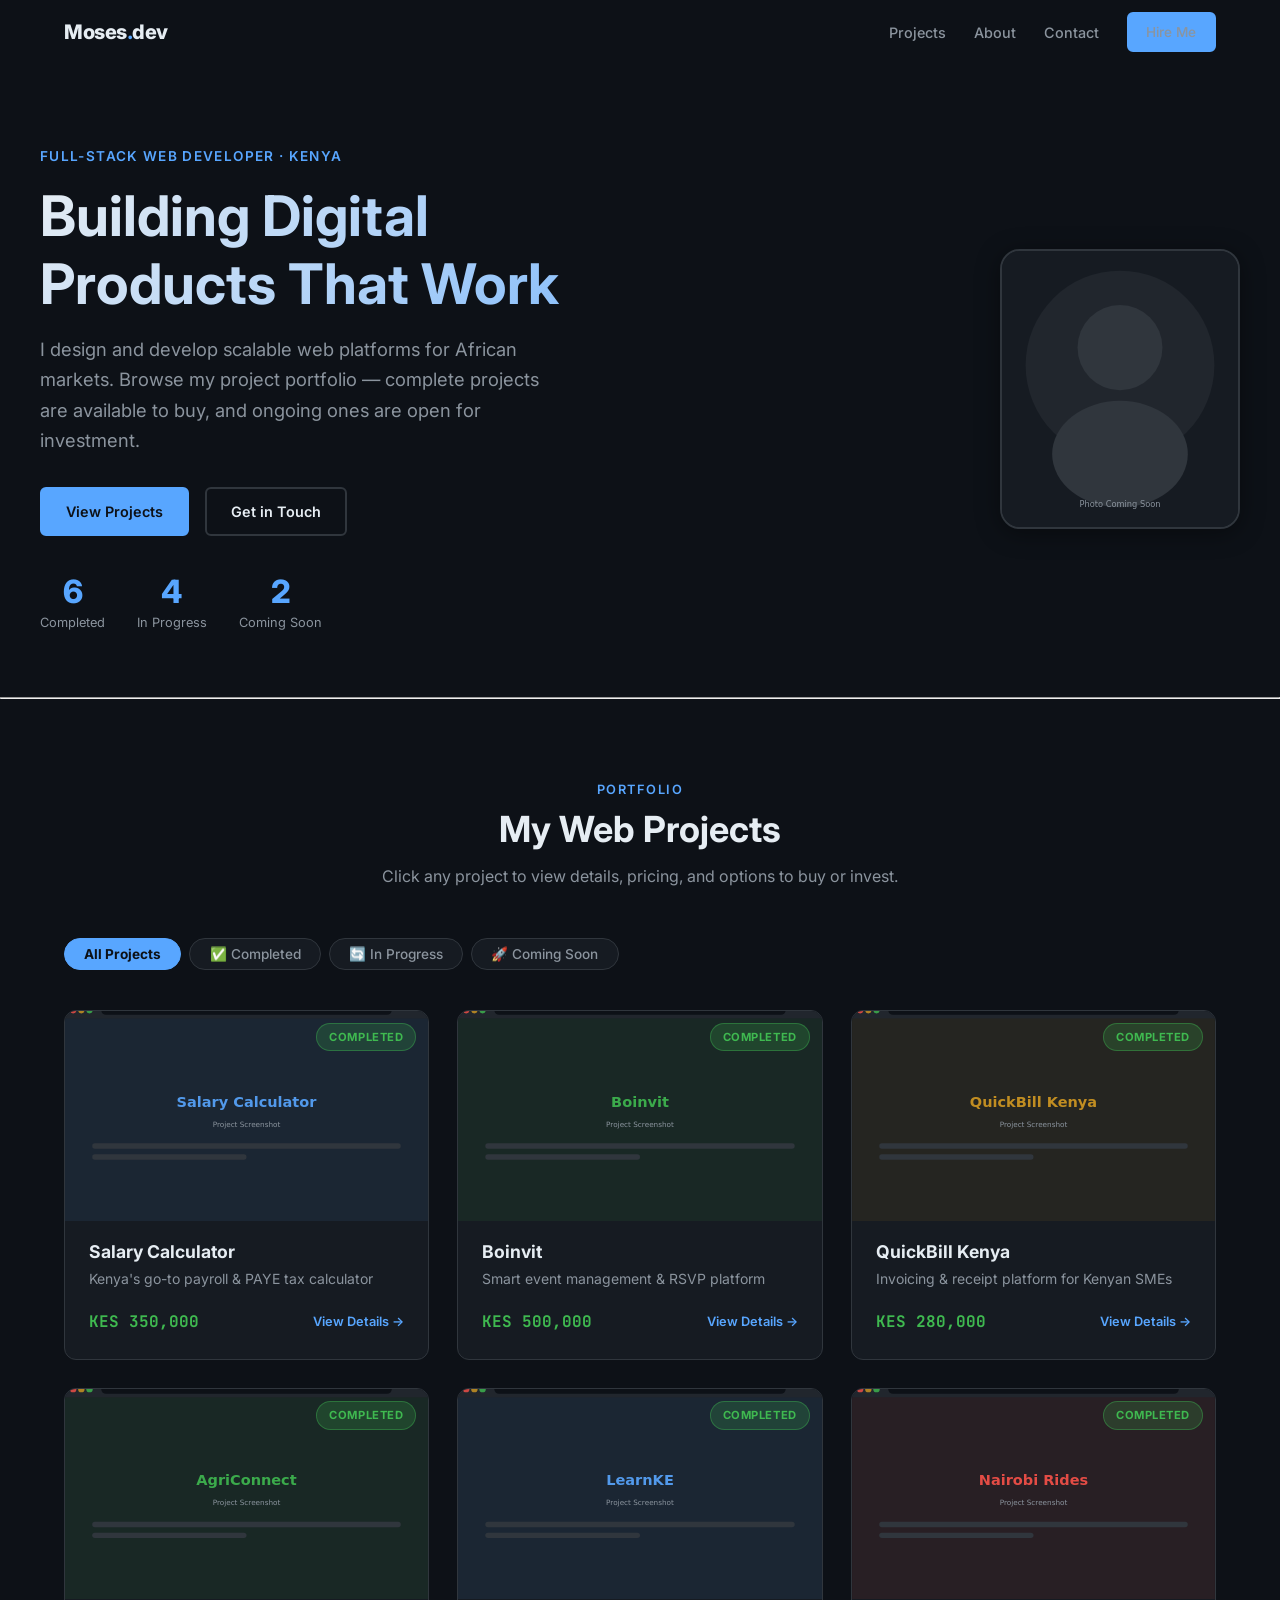
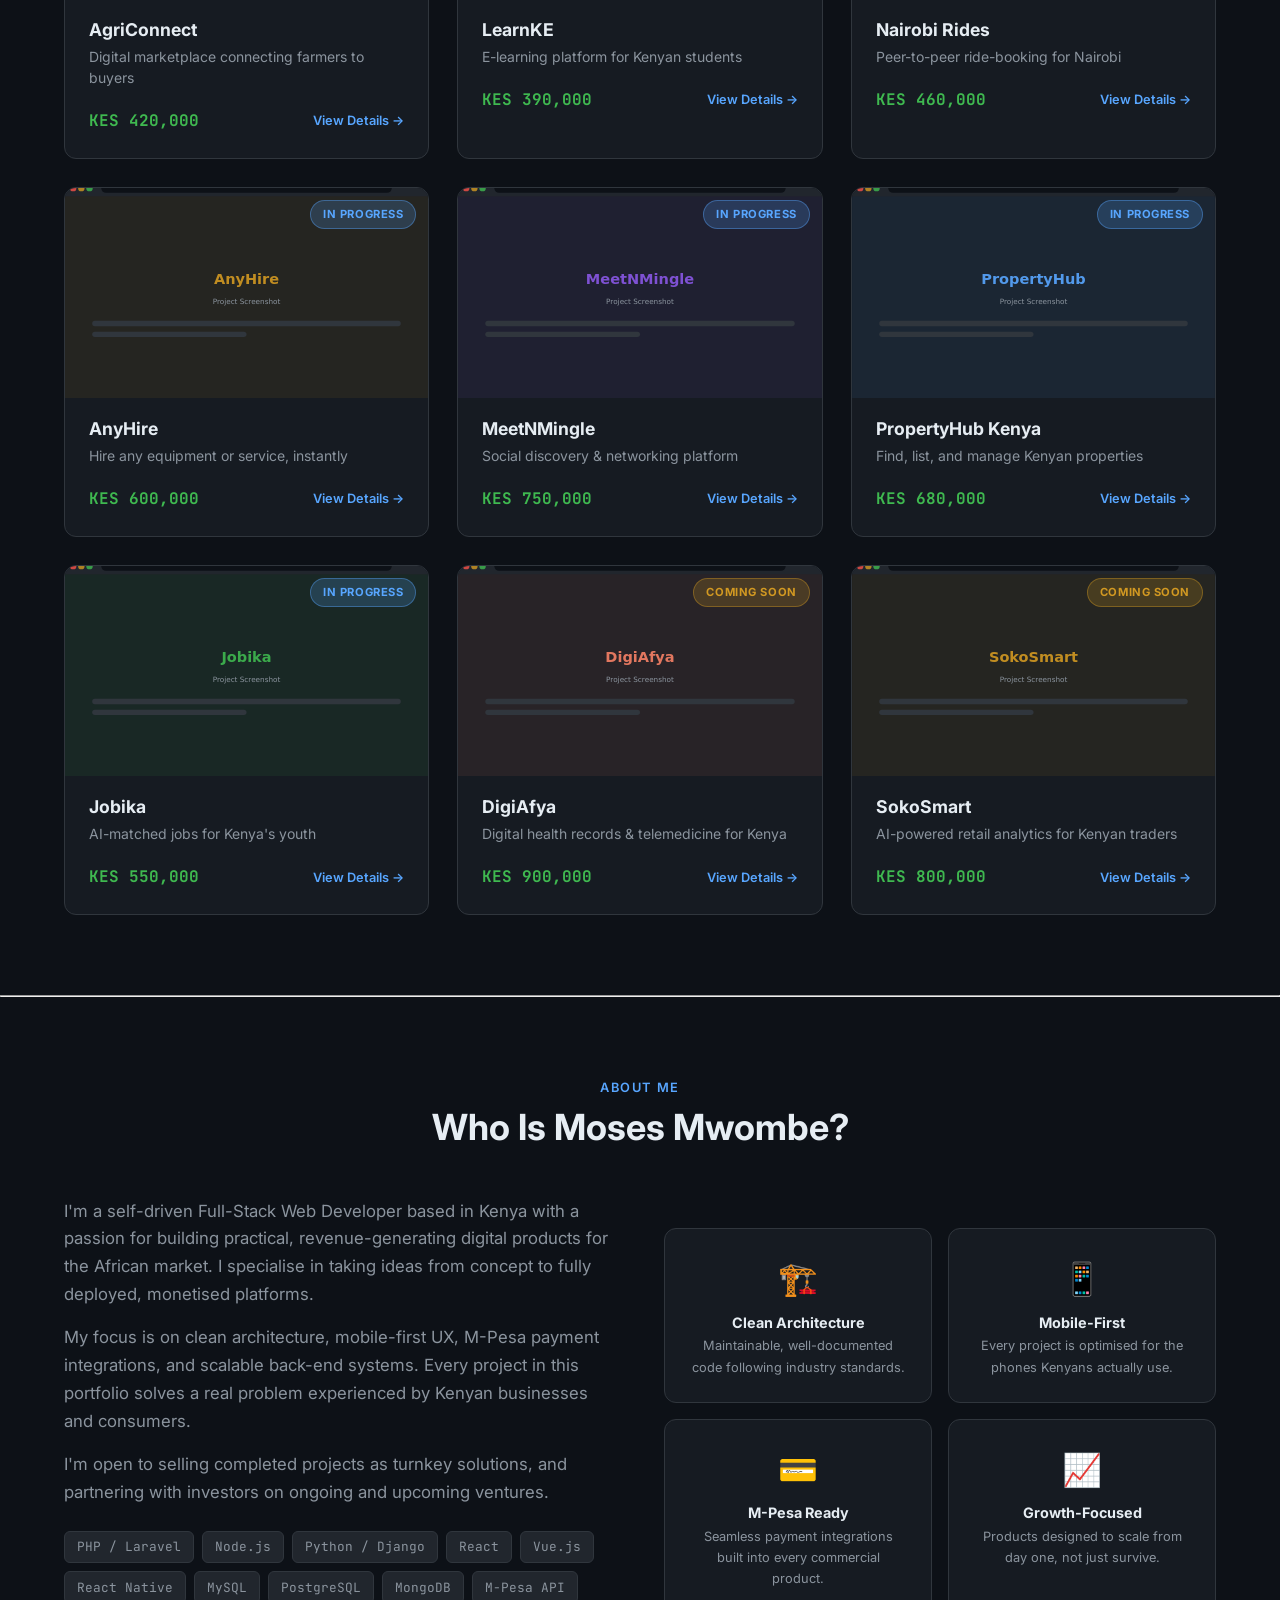
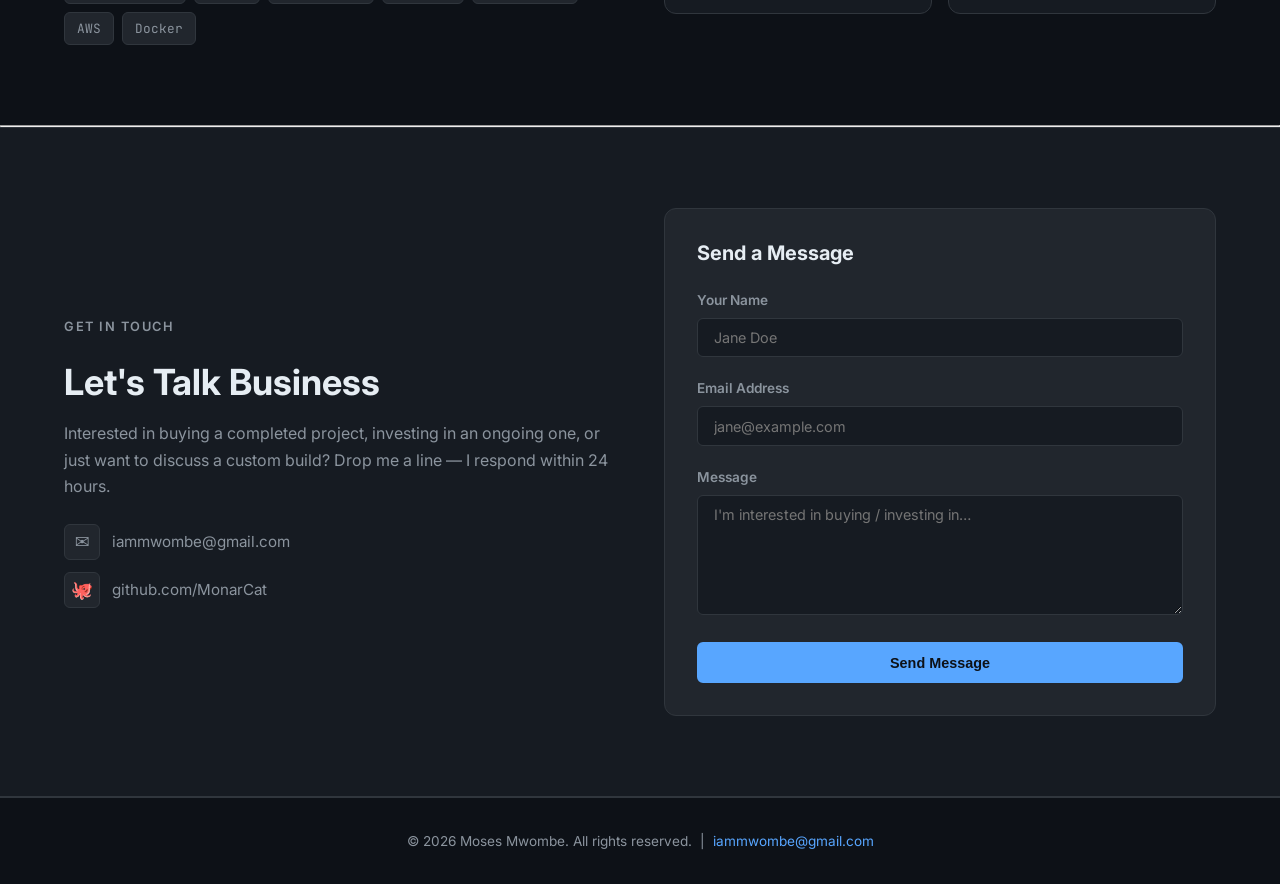
<file: index.html>
<!DOCTYPE html>
<html lang="en">
  <head>
    <meta charset="UTF-8" />
    <meta name="viewport" content="width=device-width, initial-scale=1.0" />
    <meta
      name="description"
      content="Moses Mwombe – Full-Stack Web Developer based in Kenya. Portfolio of completed, ongoing and upcoming web projects available for purchase or investment."
    />
    <meta property="og:title" content="Moses Mwombe | Web Developer Portfolio" />
    <meta
      property="og:description"
      content="Explore Moses Mwombe's collection of web projects. Buy or invest in innovative Kenyan tech products."
    />
    <meta property="og:type" content="website" />
    <title>Moses Mwombe | Web Developer Portfolio</title>
    <link rel="preconnect" href="https://fonts.googleapis.com" />
    <link rel="preconnect" href="https://fonts.gstatic.com" crossorigin />
    <link
      href="https://fonts.googleapis.com/css2?family=Inter:wght@400;500;600;700;800&family=JetBrains+Mono:wght@400;600&display=swap"
      rel="stylesheet"
    />
    <link rel="stylesheet" href="css/style.css" />
  </head>
  <body>
    <!-- ══ HEADER ══════════════════════════════════════════════ -->
    <header class="site-header">
      <nav class="container nav-inner" aria-label="Main navigation">
        <a href="index.html" class="nav-logo">Moses<span>.</span>dev</a>
        <button
          class="nav-toggle"
          id="nav-toggle"
          aria-controls="nav-menu"
          aria-expanded="false"
          aria-label="Toggle navigation menu"
        >
          &#9776;
        </button>
        <ul class="nav-links" id="nav-menu" role="list">
          <li><a href="#projects">Projects</a></li>
          <li><a href="#about">About</a></li>
          <li><a href="#contact">Contact</a></li>
          <li>
            <a
              href="mailto:iammwombe@gmail.com"
              class="btn btn-primary"
              style="padding: 0.45rem 1.1rem; font-size: 0.85rem"
            >Hire Me</a>
          </li>
        </ul>
      </nav>
    </header>

    <main>
      <!-- ══ HERO ════════════════════════════════════════════════ -->
      <section class="hero container" aria-labelledby="hero-heading">
        <div class="hero-content">
          <p class="hero-eyebrow">Full-Stack Web Developer · Kenya</p>
          <h1 class="hero-title" id="hero-heading">
            Building Digital<br />Products That Work
          </h1>
          <p class="hero-subtitle">
            I design and develop scalable web platforms for African markets.
            Browse my project portfolio — complete projects are available to
            buy, and ongoing ones are open for investment.
          </p>
          <div class="hero-actions">
            <a href="#projects" class="btn btn-primary">View Projects</a>
            <a href="#contact" class="btn btn-secondary">Get in Touch</a>
          </div>
          <div class="hero-stats" aria-label="Portfolio statistics">
            <div class="stat">
              <div class="stat-number">6</div>
              <div class="stat-label">Completed</div>
            </div>
            <div class="stat">
              <div class="stat-number">4</div>
              <div class="stat-label">In Progress</div>
            </div>
            <div class="stat">
              <div class="stat-number">2</div>
              <div class="stat-label">Coming Soon</div>
            </div>
          </div>
        </div>

        <!-- Portrait -->
        <div class="hero-portrait" aria-label="Developer portrait">
          <div class="portrait-frame">
            <!-- Replace src with your real photo; alt is used for screen readers -->
            <img
              src="images/portrait.svg"
              alt="Moses Mwombe – Full-Stack Web Developer"
              onerror="this.style.display='none'; this.nextElementSibling.style.display='flex';"
            />
            <div class="portrait-placeholder" style="display: none">
              <span class="portrait-icon">👨‍💻</span>
              <p>Photo coming soon</p>
            </div>
          </div>
        </div>
      </section>

      <hr class="divider" />

      <!-- ══ PROJECTS ═══════════════════════════════════════════ -->
      <section class="section" id="projects" aria-labelledby="projects-heading">
        <div class="container">
          <div class="section-header">
            <p class="section-eyebrow">Portfolio</p>
            <h2 class="section-title" id="projects-heading">My Web Projects</h2>
            <p class="section-subtitle">
              Click any project to view details, pricing, and options to buy or
              invest.
            </p>
          </div>

          <!-- Filter tabs -->
          <div class="filter-bar" role="group" aria-label="Filter projects by status">
            <button class="filter-btn active" data-filter="all">All Projects</button>
            <button class="filter-btn" data-filter="completed">✅ Completed</button>
            <button class="filter-btn" data-filter="ongoing">🔄 In Progress</button>
            <button class="filter-btn" data-filter="upcoming">🚀 Coming Soon</button>
          </div>

          <!-- Cards injected by main.js -->
          <div class="projects-grid" id="projects-grid" aria-live="polite"></div>
        </div>
      </section>

      <hr class="divider" />

      <!-- ══ ABOUT ════════════════════════════════════════════════ -->
      <section class="section" id="about" aria-labelledby="about-heading">
        <div class="container">
          <div class="section-header">
            <p class="section-eyebrow">About Me</p>
            <h2 class="section-title" id="about-heading">Who Is Moses Mwombe?</h2>
          </div>
          <div class="about-grid">
            <div class="about-text">
              <p>
                I'm a self-driven Full-Stack Web Developer based in Kenya with a
                passion for building practical, revenue-generating digital
                products for the African market. I specialise in taking
                ideas from concept to fully deployed, monetised platforms.
              </p>
              <p>
                My focus is on clean architecture, mobile-first UX, M-Pesa
                payment integrations, and scalable back-end systems. Every
                project in this portfolio solves a real problem experienced by
                Kenyan businesses and consumers.
              </p>
              <p>
                I'm open to selling completed projects as turnkey solutions, and
                partnering with investors on ongoing and upcoming ventures.
              </p>
              <div class="skills-list" aria-label="Technology skills">
                <span class="skill-tag">PHP / Laravel</span>
                <span class="skill-tag">Node.js</span>
                <span class="skill-tag">Python / Django</span>
                <span class="skill-tag">React</span>
                <span class="skill-tag">Vue.js</span>
                <span class="skill-tag">React Native</span>
                <span class="skill-tag">MySQL</span>
                <span class="skill-tag">PostgreSQL</span>
                <span class="skill-tag">MongoDB</span>
                <span class="skill-tag">M-Pesa API</span>
                <span class="skill-tag">AWS</span>
                <span class="skill-tag">Docker</span>
              </div>
            </div>
            <div class="about-values" aria-label="Core values">
              <div class="value-card">
                <div class="value-icon">🏗️</div>
                <h4>Clean Architecture</h4>
                <p>Maintainable, well-documented code following industry standards.</p>
              </div>
              <div class="value-card">
                <div class="value-icon">📱</div>
                <h4>Mobile-First</h4>
                <p>Every project is optimised for the phones Kenyans actually use.</p>
              </div>
              <div class="value-card">
                <div class="value-icon">💳</div>
                <h4>M-Pesa Ready</h4>
                <p>Seamless payment integrations built into every commercial product.</p>
              </div>
              <div class="value-card">
                <div class="value-icon">📈</div>
                <h4>Growth-Focused</h4>
                <p>Products designed to scale from day one, not just survive.</p>
              </div>
            </div>
          </div>
        </div>
      </section>

      <hr class="divider" />

      <!-- ══ CONTACT ══════════════════════════════════════════════ -->
      <section class="section contact-section" id="contact" aria-labelledby="contact-heading">
        <div class="container contact-inner">
          <div class="contact-info">
            <p class="section-eyebrow">Get In Touch</p>
            <h2 id="contact-heading">Let's Talk Business</h2>
            <p>
              Interested in buying a completed project, investing in an ongoing
              one, or just want to discuss a custom build? Drop me a line — I
              respond within 24 hours.
            </p>
            <div class="contact-links">
              <a href="mailto:iammwombe@gmail.com" class="contact-link">
                <span class="contact-icon" aria-hidden="true">✉️</span>
                iammwombe@gmail.com
              </a>
              <a
                href="https://github.com/MonarCat"
                target="_blank"
                rel="noopener noreferrer"
                class="contact-link"
              >
                <span class="contact-icon" aria-hidden="true">🐙</span>
                github.com/MonarCat
              </a>
            </div>
          </div>

          <form
            class="contact-form"
            id="contact-form"
            aria-labelledby="form-heading"
          >
            <h3 id="form-heading">Send a Message</h3>
            <div class="form-group">
              <label for="contact-name">Your Name</label>
              <input
                type="text"
                id="contact-name"
                name="name"
                placeholder="Jane Doe"
                required
                autocomplete="name"
              />
            </div>
            <div class="form-group">
              <label for="contact-email">Email Address</label>
              <input
                type="email"
                id="contact-email"
                name="email"
                placeholder="jane@example.com"
                required
                autocomplete="email"
              />
            </div>
            <div class="form-group">
              <label for="contact-message">Message</label>
              <textarea
                id="contact-message"
                name="body"
                placeholder="I'm interested in buying / investing in…"
                required
              ></textarea>
            </div>
            <button type="submit" class="btn btn-primary" style="width:100%; justify-content:center">
              Send Message
            </button>
          </form>
        </div>
      </section>
    </main>

    <!-- ══ FOOTER ══════════════════════════════════════════════ -->
    <footer class="site-footer">
      <div class="container">
        <p>
          &copy; <span id="footer-year"></span> Moses Mwombe. All rights
          reserved. &nbsp;|&nbsp;
          <a href="mailto:iammwombe@gmail.com">iammwombe@gmail.com</a>
        </p>
      </div>
    </footer>

    <!-- Scripts -->
    <script src="js/projects-data.js"></script>
    <script src="js/main.js"></script>
    <script>
      document.getElementById("footer-year").textContent = new Date().getFullYear();
    </script>
  </body>
</html>
</file>
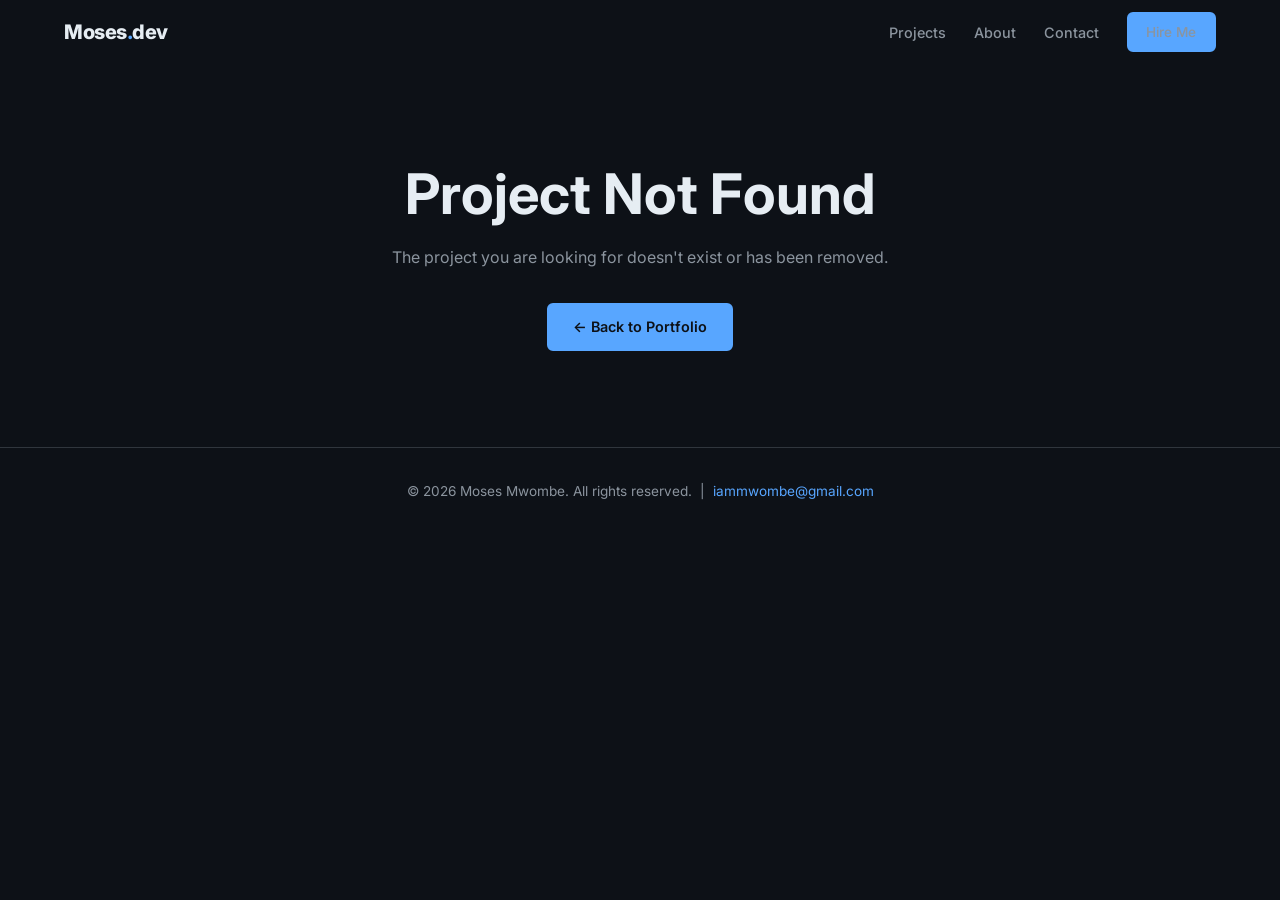
<file: project.html>
<!DOCTYPE html>
<html lang="en">
  <head>
    <meta charset="UTF-8" />
    <meta name="viewport" content="width=device-width, initial-scale=1.0" />
    <meta name="description" content="Project details – Moses Mwombe Portfolio" />
    <title>Project | Moses Mwombe Portfolio</title>
    <link rel="preconnect" href="https://fonts.googleapis.com" />
    <link rel="preconnect" href="https://fonts.gstatic.com" crossorigin />
    <link
      href="https://fonts.googleapis.com/css2?family=Inter:wght@400;500;600;700;800&family=JetBrains+Mono:wght@400;600&display=swap"
      rel="stylesheet"
    />
    <link rel="stylesheet" href="css/style.css" />
  </head>
  <body>
    <!-- ══ HEADER ══════════════════════════════════════════════ -->
    <header class="site-header">
      <nav class="container nav-inner" aria-label="Main navigation">
        <a href="index.html" class="nav-logo">Moses<span>.</span>dev</a>
        <button
          class="nav-toggle"
          id="nav-toggle"
          aria-controls="nav-menu"
          aria-expanded="false"
          aria-label="Toggle navigation menu"
        >
          &#9776;
        </button>
        <ul class="nav-links" id="nav-menu" role="list">
          <li><a href="index.html#projects">Projects</a></li>
          <li><a href="index.html#about">About</a></li>
          <li><a href="index.html#contact">Contact</a></li>
          <li>
            <a
              href="mailto:iammwombe@gmail.com"
              class="btn btn-primary"
              style="padding: 0.45rem 1.1rem; font-size: 0.85rem"
            >Hire Me</a>
          </li>
        </ul>
      </nav>
    </header>

    <!-- ══ MAIN ════════════════════════════════════════════════ -->
    <main id="project-main">
      <div class="project-detail container">
        <!-- Breadcrumb -->
        <nav class="breadcrumb" aria-label="Breadcrumb">
          <a href="index.html">Home</a>
          <span class="breadcrumb-sep" aria-hidden="true">›</span>
          <a href="index.html#projects" id="back-link">Projects</a>
          <span class="breadcrumb-sep" aria-hidden="true">›</span>
          <span id="project-title-crumb" aria-current="page">Project</span>
        </nav>

        <!-- ── Project Hero ──────────────────────────────── -->
        <div class="project-hero">
          <!-- Screenshot -->
          <div class="project-hero-image">
            <img
              id="project-hero-img"
              src="images/placeholder.svg"
              alt="Project screenshot"
            />
          </div>

          <!-- Meta & CTAs -->
          <div class="project-hero-meta">
            <span id="project-status-badge" class="status-badge">Loading…</span>
            <h1 id="project-title">Loading…</h1>
            <p class="project-tagline-text" id="project-tagline"></p>

            <!-- Price -->
            <div class="price-display" aria-label="Project price">
              <span class="price-label">Price</span>
              <span class="price-amount" id="project-price">—</span>
            </div>

            <!-- CTA buttons -->
            <div class="project-cta-buttons">
              <button id="btn-buy" class="btn btn-primary" type="button">
                🛒 Buy This Project
              </button>
              <button id="btn-invest" class="btn btn-invest" type="button">
                💼 Invest in This Project
              </button>
            </div>

            <!-- Live URL -->
            <p class="project-live-link">
              🌐 Live site:
              <a
                id="project-live-btn"
                href="#"
                target="_blank"
                rel="noopener noreferrer"
              >Visit Project</a>
            </p>
          </div>
        </div>

        <!-- ── Project Body ──────────────────────────────── -->
        <div class="project-body">
          <div class="project-main-col">
            <!-- Description -->
            <div class="project-section">
              <h2>About This Project</h2>
              <p id="project-description"></p>
            </div>

            <!-- Features -->
            <div class="project-section">
              <h2>Key Features</h2>
              <ul class="features-list" id="project-features"></ul>
            </div>

            <!-- Tech Stack -->
            <div class="project-section">
              <h2>Tech Stack</h2>
              <div class="tech-tags" id="project-tech"></div>
            </div>
          </div>

          <!-- ── Sidebar ────────────────────────────────── -->
          <aside class="project-sidebar" aria-label="Project details sidebar">
            <!-- Quick info -->
            <div class="sidebar-card">
              <h3>Project Info</h3>
              <div class="sidebar-detail">
                <span class="detail-label">Status</span>
                <span class="detail-value" id="sidebar-status">—</span>
              </div>
              <div class="sidebar-detail">
                <span class="detail-label">Price</span>
                <span class="detail-value" id="sidebar-price">—</span>
              </div>
            </div>

            <!-- Contact CTA -->
            <div class="sidebar-card">
              <h3>Interested?</h3>
              <p style="font-size:0.85rem; color:var(--color-text-muted); margin-bottom:1rem">
                Reach out directly via email to discuss terms.
              </p>
              <a href="mailto:iammwombe@gmail.com" class="btn btn-outline" style="width:100%;justify-content:center">
                ✉️ iammwombe@gmail.com
              </a>
            </div>

            <!-- Back link -->
            <a href="index.html#projects" class="btn btn-secondary" style="width:100%;justify-content:center">
              ← Back to All Projects
            </a>
          </aside>
        </div>
      </div>
    </main>

    <!-- ══ FOOTER ══════════════════════════════════════════════ -->
    <footer class="site-footer">
      <div class="container">
        <p>
          &copy; <span id="footer-year"></span> Moses Mwombe. All rights
          reserved. &nbsp;|&nbsp;
          <a href="mailto:iammwombe@gmail.com">iammwombe@gmail.com</a>
        </p>
      </div>
    </footer>

    <!-- Scripts -->
    <script src="js/projects-data.js"></script>
    <script src="js/project.js"></script>
    <script>
      document.getElementById("footer-year").textContent = new Date().getFullYear();

      // Sync breadcrumb title and sidebar values from project data
      document.addEventListener("DOMContentLoaded", () => {
        const params = new URLSearchParams(window.location.search);
        const project = getProjectById(params.get("id"));
        if (!project) return;

        const crumb = document.getElementById("project-title-crumb");
        if (crumb) crumb.textContent = project.title;

        const sStatus = document.getElementById("sidebar-status");
        const sPrice = document.getElementById("sidebar-price");
        if (sStatus) sStatus.textContent = STATUS_LABELS[project.status];
        if (sPrice) sPrice.textContent = formatPrice(project.price, project.currency);
      });
    </script>
  </body>
</html>
</file>
<file: css/style.css>
/* ============================================================
   Portfolio – style.css
   Responsive, modern dark-theme portfolio styles.
   ============================================================ */

/* ── CSS Custom Properties ──────────────────────────────────── */
:root {
  --color-bg: #0d1117;
  --color-surface: #161b22;
  --color-surface-2: #21262d;
  --color-border: #30363d;
  --color-text: #e6edf3;
  --color-text-muted: #8b949e;
  --color-accent: #58a6ff;
  --color-accent-hover: #79c0ff;
  --color-accent-2: #3fb950;
  --color-warning: #d29922;
  --color-danger: #f85149;
  --color-completed: #3fb950;
  --color-ongoing: #58a6ff;
  --color-upcoming: #d29922;
  --radius-sm: 6px;
  --radius-md: 12px;
  --radius-lg: 20px;
  --shadow-card: 0 4px 24px rgba(0, 0, 0, 0.4);
  --shadow-card-hover: 0 8px 40px rgba(88, 166, 255, 0.18);
  --transition: 0.25s ease;
  --font-sans: "Inter", system-ui, -apple-system, sans-serif;
  --font-mono: "JetBrains Mono", "Fira Code", monospace;
  --max-width: 1200px;
}

/* ── Reset & Base ───────────────────────────────────────────── */
*,
*::before,
*::after {
  box-sizing: border-box;
  margin: 0;
  padding: 0;
}

html {
  scroll-behavior: smooth;
}

body {
  font-family: var(--font-sans);
  background-color: var(--color-bg);
  color: var(--color-text);
  line-height: 1.65;
  -webkit-font-smoothing: antialiased;
}

img {
  max-width: 100%;
  display: block;
}

a {
  color: var(--color-accent);
  text-decoration: none;
  transition: color var(--transition);
}

a:hover {
  color: var(--color-accent-hover);
}

ul {
  list-style: none;
}

/* ── Typography ─────────────────────────────────────────────── */
h1, h2, h3, h4 {
  font-weight: 700;
  line-height: 1.2;
}

h1 { font-size: clamp(2rem, 5vw, 3.5rem); }
h2 { font-size: clamp(1.5rem, 3vw, 2.25rem); }
h3 { font-size: 1.25rem; }

/* ── Layout ─────────────────────────────────────────────────── */
.container {
  width: 100%;
  max-width: var(--max-width);
  margin: 0 auto;
  padding: 0 1.5rem;
}

/* ── Header / Navigation ────────────────────────────────────── */
.site-header {
  position: sticky;
  top: 0;
  z-index: 100;
  background: var(--color-bg);
  border-bottom: 1px solid transparent;
  transition: border-color var(--transition), box-shadow var(--transition);
}

.site-header.scrolled {
  border-color: var(--color-border);
  box-shadow: 0 2px 16px rgba(0, 0, 0, 0.5);
}

.nav-inner {
  display: flex;
  align-items: center;
  justify-content: space-between;
  height: 64px;
  gap: 1rem;
}

.nav-logo {
  font-size: 1.25rem;
  font-weight: 800;
  color: var(--color-text);
  letter-spacing: -0.5px;
}

.nav-logo span {
  color: var(--color-accent);
}

.nav-links {
  display: flex;
  gap: 1.75rem;
  align-items: center;
}

.nav-links a {
  color: var(--color-text-muted);
  font-size: 0.9rem;
  font-weight: 500;
  transition: color var(--transition);
}

.nav-links a:hover,
.nav-links a.active {
  color: var(--color-text);
}

.nav-toggle {
  display: none;
  background: none;
  border: none;
  color: var(--color-text);
  font-size: 1.5rem;
  cursor: pointer;
  padding: 0.25rem;
  line-height: 1;
}

/* ── Mobile nav ─────────────────────────────────────────────── */
@media (max-width: 640px) {
  .nav-toggle {
    display: block;
  }

  .nav-links {
    display: none;
    position: absolute;
    top: 64px;
    left: 0;
    right: 0;
    background: var(--color-surface);
    border-bottom: 1px solid var(--color-border);
    flex-direction: column;
    padding: 1.5rem;
    gap: 1.25rem;
    align-items: flex-start;
  }

  .nav-links.open {
    display: flex;
  }
}

/* ── Hero Section ───────────────────────────────────────────── */
.hero {
  padding: 5rem 0 4rem;
  display: flex;
  align-items: center;
  gap: 3rem;
  flex-wrap: wrap;
}

.hero-content {
  flex: 1;
  min-width: 280px;
}

.hero-eyebrow {
  font-size: 0.85rem;
  font-weight: 600;
  letter-spacing: 0.1em;
  text-transform: uppercase;
  color: var(--color-accent);
  margin-bottom: 1rem;
}

.hero-title {
  margin-bottom: 1rem;
  background: linear-gradient(135deg, #e6edf3 0%, var(--color-accent) 100%);
  -webkit-background-clip: text;
  -webkit-text-fill-color: transparent;
  background-clip: text;
}

.hero-subtitle {
  font-size: 1.15rem;
  color: var(--color-text-muted);
  margin-bottom: 2rem;
  max-width: 520px;
}

.hero-actions {
  display: flex;
  gap: 1rem;
  flex-wrap: wrap;
}

.hero-stats {
  display: flex;
  gap: 2rem;
  margin-top: 2.5rem;
  flex-wrap: wrap;
}

.stat {
  text-align: center;
}

.stat-number {
  font-size: 2rem;
  font-weight: 800;
  color: var(--color-accent);
  line-height: 1;
}

.stat-label {
  font-size: 0.8rem;
  color: var(--color-text-muted);
  margin-top: 0.25rem;
}

/* ── Portrait ───────────────────────────────────────────────── */
.hero-portrait {
  flex: 0 0 auto;
}

.portrait-frame {
  width: 240px;
  height: 280px;
  border-radius: var(--radius-lg);
  overflow: hidden;
  border: 2px solid var(--color-border);
  box-shadow: var(--shadow-card);
  position: relative;
  background: var(--color-surface);
}

.portrait-frame img {
  width: 100%;
  height: 100%;
  object-fit: cover;
}

.portrait-placeholder {
  width: 100%;
  height: 100%;
  display: flex;
  flex-direction: column;
  align-items: center;
  justify-content: center;
  background: linear-gradient(135deg, var(--color-surface) 0%, var(--color-surface-2) 100%);
  color: var(--color-text-muted);
  gap: 0.75rem;
}

.portrait-icon {
  font-size: 5rem;
  line-height: 1;
  opacity: 0.6;
}

.portrait-placeholder p {
  font-size: 0.75rem;
  text-align: center;
  max-width: 140px;
  opacity: 0.6;
}

@media (max-width: 640px) {
  .hero {
    flex-direction: column-reverse;
    padding: 3rem 0 2.5rem;
    gap: 2rem;
  }

  .portrait-frame {
    width: 160px;
    height: 190px;
  }

  .hero-stats {
    gap: 1.5rem;
  }
}

/* ── Buttons ────────────────────────────────────────────────── */
.btn {
  display: inline-flex;
  align-items: center;
  gap: 0.5rem;
  padding: 0.65rem 1.5rem;
  border-radius: var(--radius-sm);
  font-weight: 600;
  font-size: 0.9rem;
  cursor: pointer;
  border: 2px solid transparent;
  transition: all var(--transition);
  text-decoration: none;
  white-space: nowrap;
}

.btn-primary {
  background: var(--color-accent);
  color: #0d1117;
  border-color: var(--color-accent);
}

.btn-primary:hover {
  background: var(--color-accent-hover);
  border-color: var(--color-accent-hover);
  color: #0d1117;
  transform: translateY(-1px);
  box-shadow: 0 4px 16px rgba(88, 166, 255, 0.3);
}

.btn-secondary {
  background: transparent;
  color: var(--color-text);
  border-color: var(--color-border);
}

.btn-secondary:hover {
  border-color: var(--color-accent);
  color: var(--color-accent);
  transform: translateY(-1px);
}

.btn-invest {
  background: var(--color-accent-2);
  color: #0d1117;
  border-color: var(--color-accent-2);
}

.btn-invest:hover {
  opacity: 0.88;
  transform: translateY(-1px);
  box-shadow: 0 4px 16px rgba(63, 185, 80, 0.3);
  color: #0d1117;
}

.btn-outline {
  background: transparent;
  color: var(--color-accent);
  border-color: var(--color-accent);
}

.btn-outline:hover {
  background: var(--color-accent);
  color: #0d1117;
  transform: translateY(-1px);
}

/* ── Section ────────────────────────────────────────────────── */
.section {
  padding: 5rem 0;
}

.section-header {
  text-align: center;
  margin-bottom: 3rem;
}

.section-eyebrow {
  font-size: 0.8rem;
  font-weight: 600;
  letter-spacing: 0.12em;
  text-transform: uppercase;
  color: var(--color-accent);
  margin-bottom: 0.5rem;
}

.section-title {
  margin-bottom: 0.75rem;
}

.section-subtitle {
  color: var(--color-text-muted);
  max-width: 540px;
  margin: 0 auto;
}

.divider {
  height: 1px;
  background: var(--color-border);
  margin: 0;
}

/* ── Filter Tabs ────────────────────────────────────────────── */
.filter-bar {
  display: flex;
  gap: 0.5rem;
  margin-bottom: 2.5rem;
  flex-wrap: wrap;
}

.filter-btn {
  background: var(--color-surface);
  color: var(--color-text-muted);
  border: 1px solid var(--color-border);
  border-radius: 2rem;
  padding: 0.45rem 1.2rem;
  font-size: 0.85rem;
  font-weight: 500;
  cursor: pointer;
  transition: all var(--transition);
  font-family: inherit;
}

.filter-btn:hover {
  color: var(--color-text);
  border-color: var(--color-accent);
}

.filter-btn.active {
  background: var(--color-accent);
  color: #0d1117;
  border-color: var(--color-accent);
  font-weight: 700;
}

/* ── Project Cards Grid ─────────────────────────────────────── */
.projects-grid {
  display: grid;
  grid-template-columns: repeat(auto-fill, minmax(320px, 1fr));
  gap: 1.75rem;
}

.project-card {
  background: var(--color-surface);
  border: 1px solid var(--color-border);
  border-radius: var(--radius-md);
  overflow: hidden;
  transition: transform var(--transition), box-shadow var(--transition), border-color var(--transition);
}

.project-card:hover {
  transform: translateY(-4px);
  box-shadow: var(--shadow-card-hover);
  border-color: var(--color-accent);
}

.card-link {
  display: block;
  color: inherit;
  text-decoration: none;
}

.card-image-wrap {
  position: relative;
  height: 210px;
  overflow: hidden;
  background: var(--color-surface-2);
}

.card-image {
  width: 100%;
  height: 100%;
  object-fit: cover;
  transition: transform 0.4s ease;
}

.project-card:hover .card-image {
  transform: scale(1.04);
}

.card-body {
  padding: 1.25rem 1.5rem 1.5rem;
}

.card-title {
  font-size: 1.1rem;
  margin-bottom: 0.35rem;
}

.card-tagline {
  font-size: 0.875rem;
  color: var(--color-text-muted);
  margin-bottom: 1.25rem;
  line-height: 1.5;
}

.card-footer {
  display: flex;
  align-items: center;
  justify-content: space-between;
  gap: 0.5rem;
}

.card-price {
  font-size: 1rem;
  font-weight: 700;
  color: var(--color-accent-2);
  font-family: var(--font-mono);
}

.card-cta {
  font-size: 0.8rem;
  font-weight: 600;
  color: var(--color-accent);
  transition: gap var(--transition);
}

/* ── Status Badge ───────────────────────────────────────────── */
.status-badge {
  position: absolute;
  top: 0.75rem;
  right: 0.75rem;
  padding: 0.25rem 0.75rem;
  border-radius: 2rem;
  font-size: 0.7rem;
  font-weight: 700;
  letter-spacing: 0.05em;
  text-transform: uppercase;
}

.status-completed {
  background: rgba(63, 185, 80, 0.2);
  color: var(--color-completed);
  border: 1px solid rgba(63, 185, 80, 0.4);
}

.status-ongoing {
  background: rgba(88, 166, 255, 0.2);
  color: var(--color-ongoing);
  border: 1px solid rgba(88, 166, 255, 0.4);
}

.status-upcoming {
  background: rgba(210, 153, 34, 0.2);
  color: var(--color-upcoming);
  border: 1px solid rgba(210, 153, 34, 0.4);
}

/* ── About / Skills section ─────────────────────────────────── */
.about-grid {
  display: grid;
  grid-template-columns: 1fr 1fr;
  gap: 3rem;
  align-items: center;
}

.about-text p {
  color: var(--color-text-muted);
  margin-bottom: 1rem;
  font-size: 1.05rem;
}

.skills-list {
  display: flex;
  flex-wrap: wrap;
  gap: 0.5rem;
  margin-top: 1.5rem;
}

.skill-tag {
  background: var(--color-surface-2);
  border: 1px solid var(--color-border);
  border-radius: var(--radius-sm);
  padding: 0.3rem 0.75rem;
  font-size: 0.8rem;
  font-family: var(--font-mono);
  color: var(--color-text-muted);
}

.about-values {
  display: grid;
  grid-template-columns: 1fr 1fr;
  gap: 1rem;
}

.value-card {
  background: var(--color-surface);
  border: 1px solid var(--color-border);
  border-radius: var(--radius-md);
  padding: 1.5rem;
  text-align: center;
}

.value-icon {
  font-size: 2rem;
  margin-bottom: 0.5rem;
}

.value-card h4 {
  font-size: 0.9rem;
  margin-bottom: 0.25rem;
}

.value-card p {
  font-size: 0.8rem;
  color: var(--color-text-muted);
}

@media (max-width: 768px) {
  .about-grid {
    grid-template-columns: 1fr;
    gap: 2rem;
  }
}

/* ── Contact Section ────────────────────────────────────────── */
.contact-section {
  background: var(--color-surface);
  border-top: 1px solid var(--color-border);
  border-bottom: 1px solid var(--color-border);
}

.contact-inner {
  display: grid;
  grid-template-columns: 1fr 1fr;
  gap: 3rem;
  align-items: center;
}

.contact-info h2 {
  margin-bottom: 1rem;
}

.contact-info p {
  color: var(--color-text-muted);
  margin-bottom: 1.5rem;
}

.contact-links {
  display: flex;
  flex-direction: column;
  gap: 0.75rem;
}

.contact-link {
  display: flex;
  align-items: center;
  gap: 0.75rem;
  color: var(--color-text-muted);
  font-size: 0.95rem;
  transition: color var(--transition);
}

.contact-link:hover {
  color: var(--color-accent);
}

.contact-icon {
  width: 36px;
  height: 36px;
  background: var(--color-surface-2);
  border: 1px solid var(--color-border);
  border-radius: var(--radius-sm);
  display: flex;
  align-items: center;
  justify-content: center;
  font-size: 1.1rem;
  flex-shrink: 0;
}

.contact-form {
  background: var(--color-surface-2);
  border: 1px solid var(--color-border);
  border-radius: var(--radius-md);
  padding: 2rem;
}

.contact-form h3 {
  margin-bottom: 1.5rem;
}

.form-group {
  margin-bottom: 1.25rem;
}

.form-group label {
  display: block;
  font-size: 0.85rem;
  font-weight: 600;
  color: var(--color-text-muted);
  margin-bottom: 0.4rem;
}

.form-group input,
.form-group textarea {
  width: 100%;
  background: var(--color-surface);
  border: 1px solid var(--color-border);
  border-radius: var(--radius-sm);
  padding: 0.65rem 1rem;
  color: var(--color-text);
  font-family: inherit;
  font-size: 0.9rem;
  transition: border-color var(--transition);
  outline: none;
}

.form-group input:focus,
.form-group textarea:focus {
  border-color: var(--color-accent);
}

.form-group textarea {
  resize: vertical;
  min-height: 120px;
}

@media (max-width: 768px) {
  .contact-inner {
    grid-template-columns: 1fr;
  }
}

/* ── Footer ─────────────────────────────────────────────────── */
.site-footer {
  padding: 2rem 0;
  text-align: center;
  color: var(--color-text-muted);
  font-size: 0.85rem;
  border-top: 1px solid var(--color-border);
}

.site-footer a {
  color: var(--color-accent);
}

/* ── Project Detail Page ────────────────────────────────────── */
.project-detail {
  padding: 3rem 0 5rem;
}

.breadcrumb {
  margin-bottom: 2rem;
  font-size: 0.85rem;
  color: var(--color-text-muted);
}

.breadcrumb a {
  color: var(--color-text-muted);
}

.breadcrumb a:hover {
  color: var(--color-accent);
}

.breadcrumb-sep {
  margin: 0 0.5rem;
}

.project-hero {
  display: grid;
  grid-template-columns: 1.2fr 1fr;
  gap: 3rem;
  align-items: start;
  margin-bottom: 4rem;
}

.project-hero-image {
  border-radius: var(--radius-md);
  overflow: hidden;
  border: 1px solid var(--color-border);
  box-shadow: var(--shadow-card);
  background: var(--color-surface);
  aspect-ratio: 16/10;
}

.project-hero-image img {
  width: 100%;
  height: 100%;
  object-fit: cover;
}

.project-hero-meta {
  display: flex;
  flex-direction: column;
  gap: 1rem;
}

.project-hero-meta .status-badge {
  position: static;
  align-self: flex-start;
}

.project-hero-meta h1 {
  font-size: clamp(1.75rem, 4vw, 2.75rem);
  line-height: 1.15;
}

.project-tagline-text {
  font-size: 1.1rem;
  color: var(--color-text-muted);
  line-height: 1.6;
}

.price-display {
  background: var(--color-surface-2);
  border: 1px solid var(--color-border);
  border-radius: var(--radius-md);
  padding: 1rem 1.5rem;
  display: flex;
  align-items: center;
  justify-content: space-between;
}

.price-label {
  font-size: 0.8rem;
  font-weight: 600;
  text-transform: uppercase;
  letter-spacing: 0.08em;
  color: var(--color-text-muted);
}

.price-amount {
  font-size: 1.6rem;
  font-weight: 800;
  color: var(--color-accent-2);
  font-family: var(--font-mono);
}

.project-cta-buttons {
  display: flex;
  gap: 1rem;
  flex-wrap: wrap;
}

.project-cta-buttons .btn {
  flex: 1;
  min-width: 140px;
  justify-content: center;
}

.project-live-link {
  display: flex;
  align-items: center;
  gap: 0.5rem;
  font-size: 0.875rem;
  color: var(--color-text-muted);
  padding-top: 0.25rem;
}

.project-live-link a[aria-disabled="true"] {
  opacity: 0.5;
  pointer-events: none;
  cursor: not-allowed;
}

/* ── Project Body Sections ──────────────────────────────────── */
.project-body {
  display: grid;
  grid-template-columns: 2fr 1fr;
  gap: 2.5rem;
}

.project-section {
  margin-bottom: 2.5rem;
}

.project-section h2 {
  font-size: 1.15rem;
  margin-bottom: 1rem;
  padding-bottom: 0.5rem;
  border-bottom: 1px solid var(--color-border);
}

.project-section p {
  color: var(--color-text-muted);
  line-height: 1.75;
}

.features-list {
  display: flex;
  flex-direction: column;
  gap: 0.65rem;
}

.features-list li {
  display: flex;
  align-items: flex-start;
  gap: 0.65rem;
  color: var(--color-text-muted);
  font-size: 0.95rem;
}

.feature-icon {
  color: var(--color-accent-2);
  font-weight: 700;
  flex-shrink: 0;
  margin-top: 0.05rem;
}

.tech-tags {
  display: flex;
  flex-wrap: wrap;
  gap: 0.5rem;
}

.tech-tag {
  background: var(--color-surface-2);
  border: 1px solid var(--color-border);
  border-radius: var(--radius-sm);
  padding: 0.3rem 0.75rem;
  font-size: 0.8rem;
  font-family: var(--font-mono);
  color: var(--color-accent);
}

/* Project sidebar */
.project-sidebar {
  position: sticky;
  top: 80px;
}

.sidebar-card {
  background: var(--color-surface);
  border: 1px solid var(--color-border);
  border-radius: var(--radius-md);
  padding: 1.5rem;
  margin-bottom: 1.5rem;
}

.sidebar-card h3 {
  font-size: 0.9rem;
  margin-bottom: 1rem;
  color: var(--color-text-muted);
  text-transform: uppercase;
  letter-spacing: 0.08em;
}

.sidebar-detail {
  display: flex;
  justify-content: space-between;
  align-items: center;
  padding: 0.5rem 0;
  border-bottom: 1px solid var(--color-border);
  font-size: 0.875rem;
}

.sidebar-detail:last-child {
  border-bottom: none;
}

.detail-label {
  color: var(--color-text-muted);
}

.detail-value {
  font-weight: 600;
}

@media (max-width: 900px) {
  .project-hero {
    grid-template-columns: 1fr;
  }

  .project-body {
    grid-template-columns: 1fr;
  }

  .project-sidebar {
    position: static;
  }
}

/* ── Modal ──────────────────────────────────────────────────── */
.modal-overlay {
  position: fixed;
  inset: 0;
  background: rgba(0, 0, 0, 0.75);
  display: flex;
  align-items: center;
  justify-content: center;
  z-index: 1000;
  padding: 1rem;
  backdrop-filter: blur(4px);
}

.modal-box {
  background: var(--color-surface);
  border: 1px solid var(--color-border);
  border-radius: var(--radius-lg);
  padding: 2.5rem;
  max-width: 480px;
  width: 100%;
  position: relative;
  box-shadow: 0 20px 60px rgba(0, 0, 0, 0.6);
}

.modal-box h2 {
  font-size: 1.5rem;
  margin-bottom: 0.25rem;
}

.modal-subtitle {
  color: var(--color-text-muted);
  font-size: 0.9rem;
  margin-bottom: 0.25rem;
}

.modal-price {
  font-size: 1.4rem;
  font-weight: 800;
  color: var(--color-accent-2);
  font-family: var(--font-mono);
  margin-bottom: 1rem;
}

.modal-box p {
  color: var(--color-text-muted);
  font-size: 0.9rem;
  line-height: 1.65;
  margin-bottom: 1.5rem;
}

.modal-action {
  width: 100%;
  justify-content: center;
  font-size: 1rem;
  padding: 0.8rem;
}

.modal-or {
  text-align: center;
  font-size: 0.8rem;
  color: var(--color-text-muted);
  margin-top: 1rem;
  margin-bottom: 0 !important;
}

.modal-close {
  position: absolute;
  top: 1rem;
  right: 1rem;
  background: none;
  border: none;
  color: var(--color-text-muted);
  font-size: 1.5rem;
  cursor: pointer;
  padding: 0.25rem;
  line-height: 1;
  transition: color var(--transition);
}

.modal-close:hover {
  color: var(--color-text);
}

/* ── Not Found ──────────────────────────────────────────────── */
.not-found {
  text-align: center;
  padding: 6rem 0;
}

.not-found h1 {
  margin-bottom: 1rem;
}

.not-found p {
  color: var(--color-text-muted);
  margin-bottom: 2rem;
}

/* ── Utility ────────────────────────────────────────────────── */
.sr-only {
  position: absolute;
  width: 1px;
  height: 1px;
  padding: 0;
  margin: -1px;
  overflow: hidden;
  clip: rect(0, 0, 0, 0);
  white-space: nowrap;
  border: 0;
}
</file>
